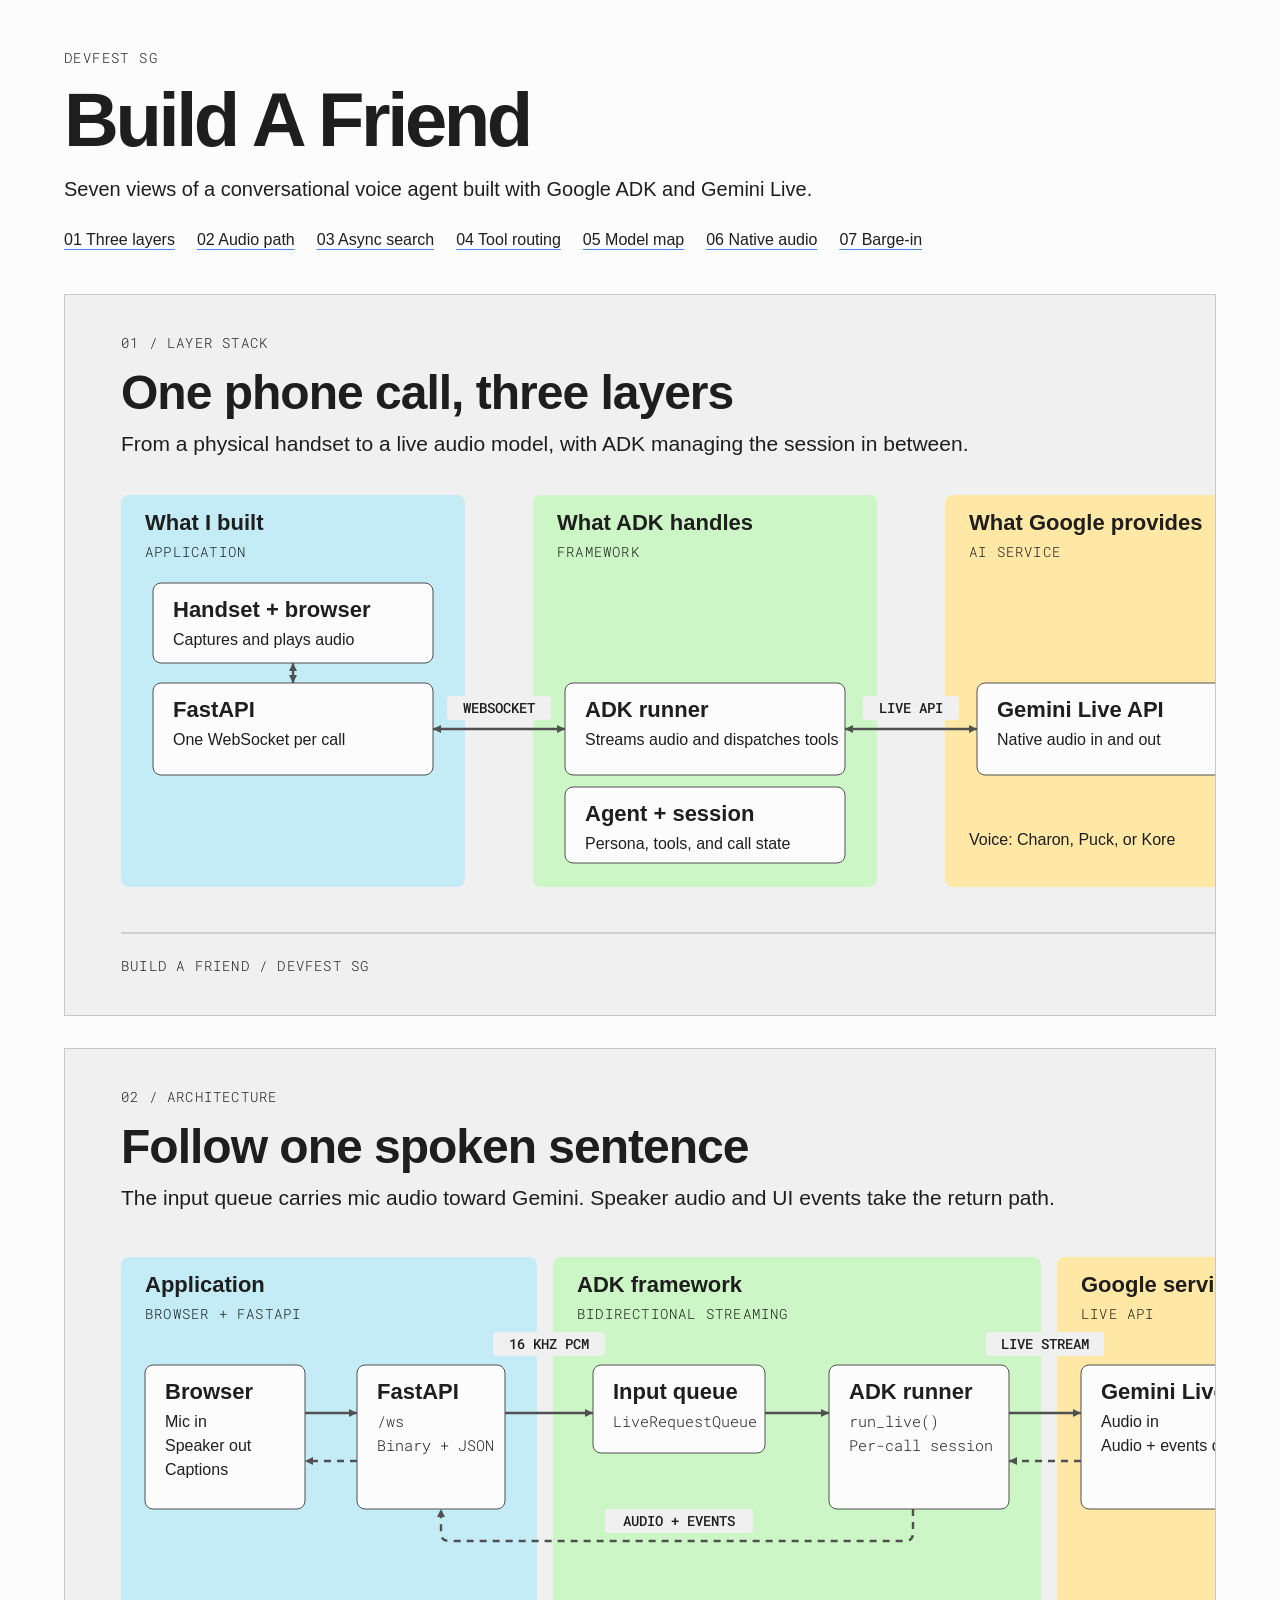
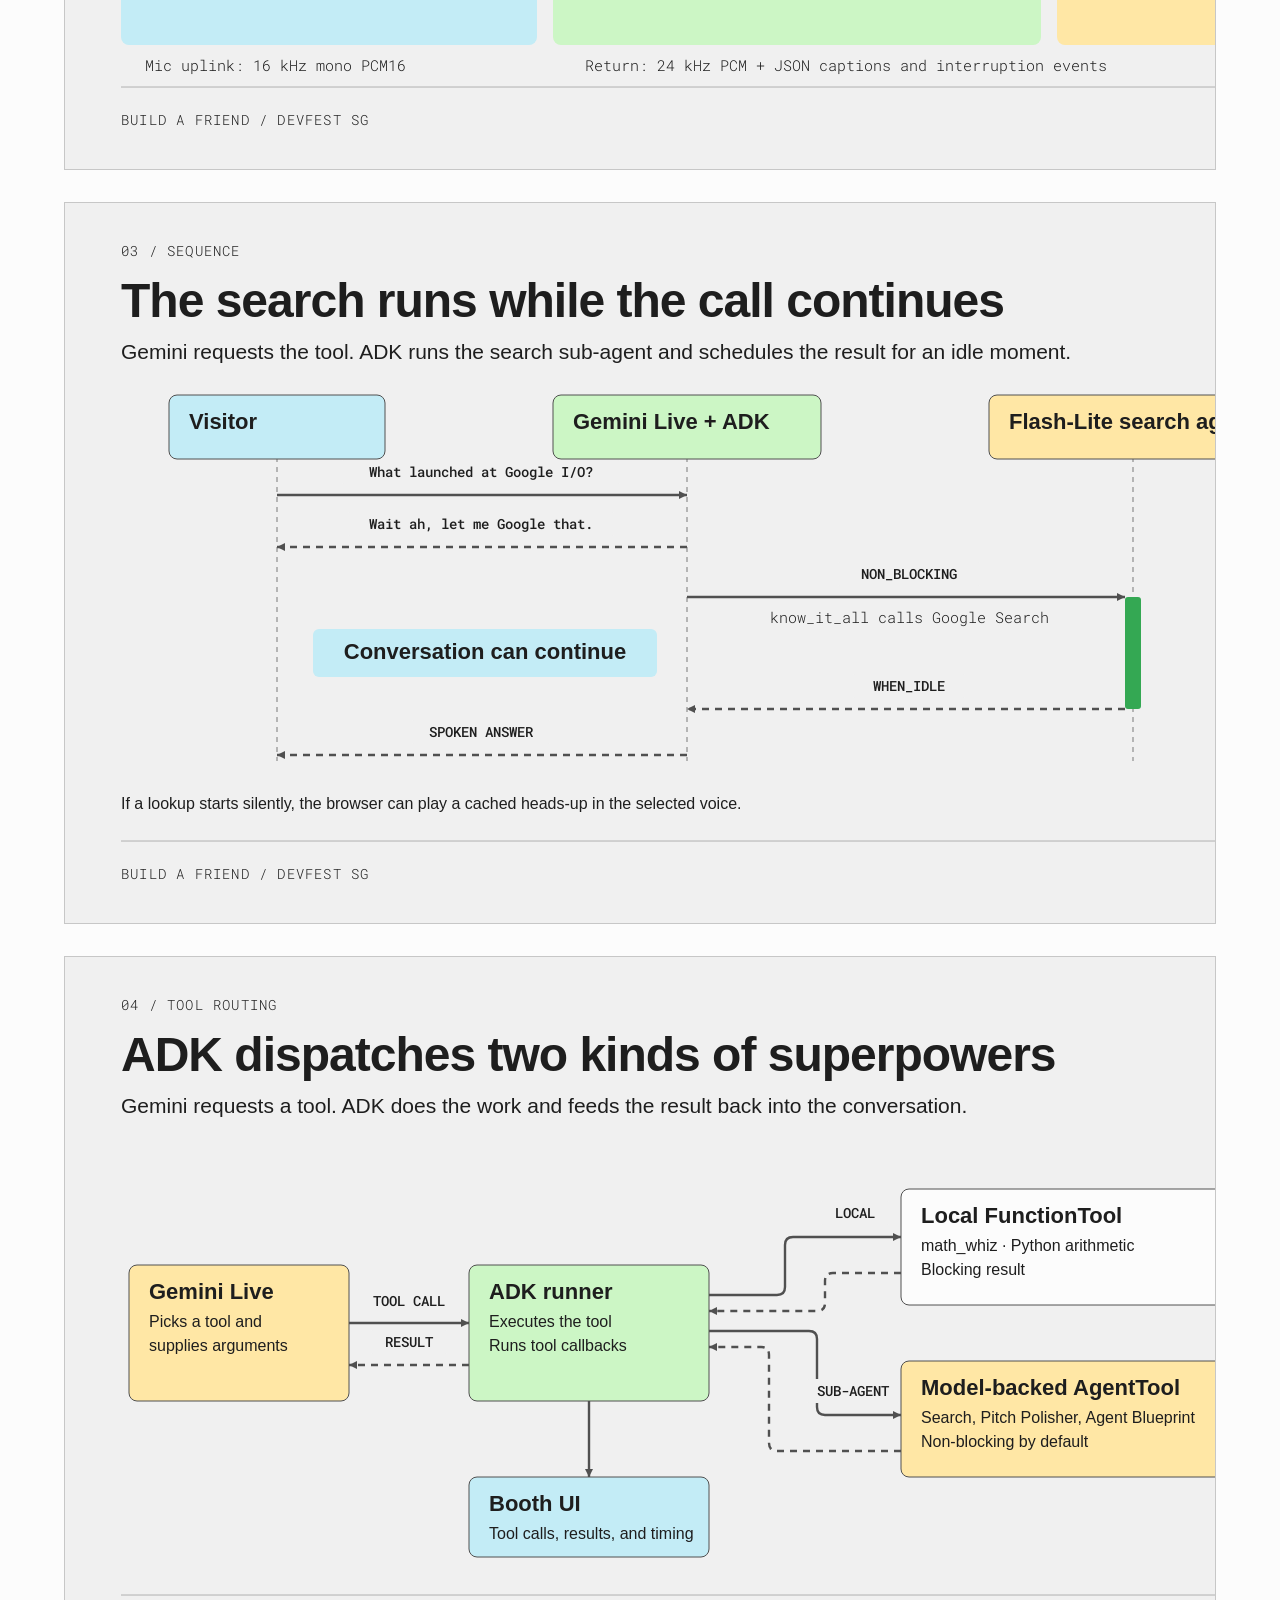
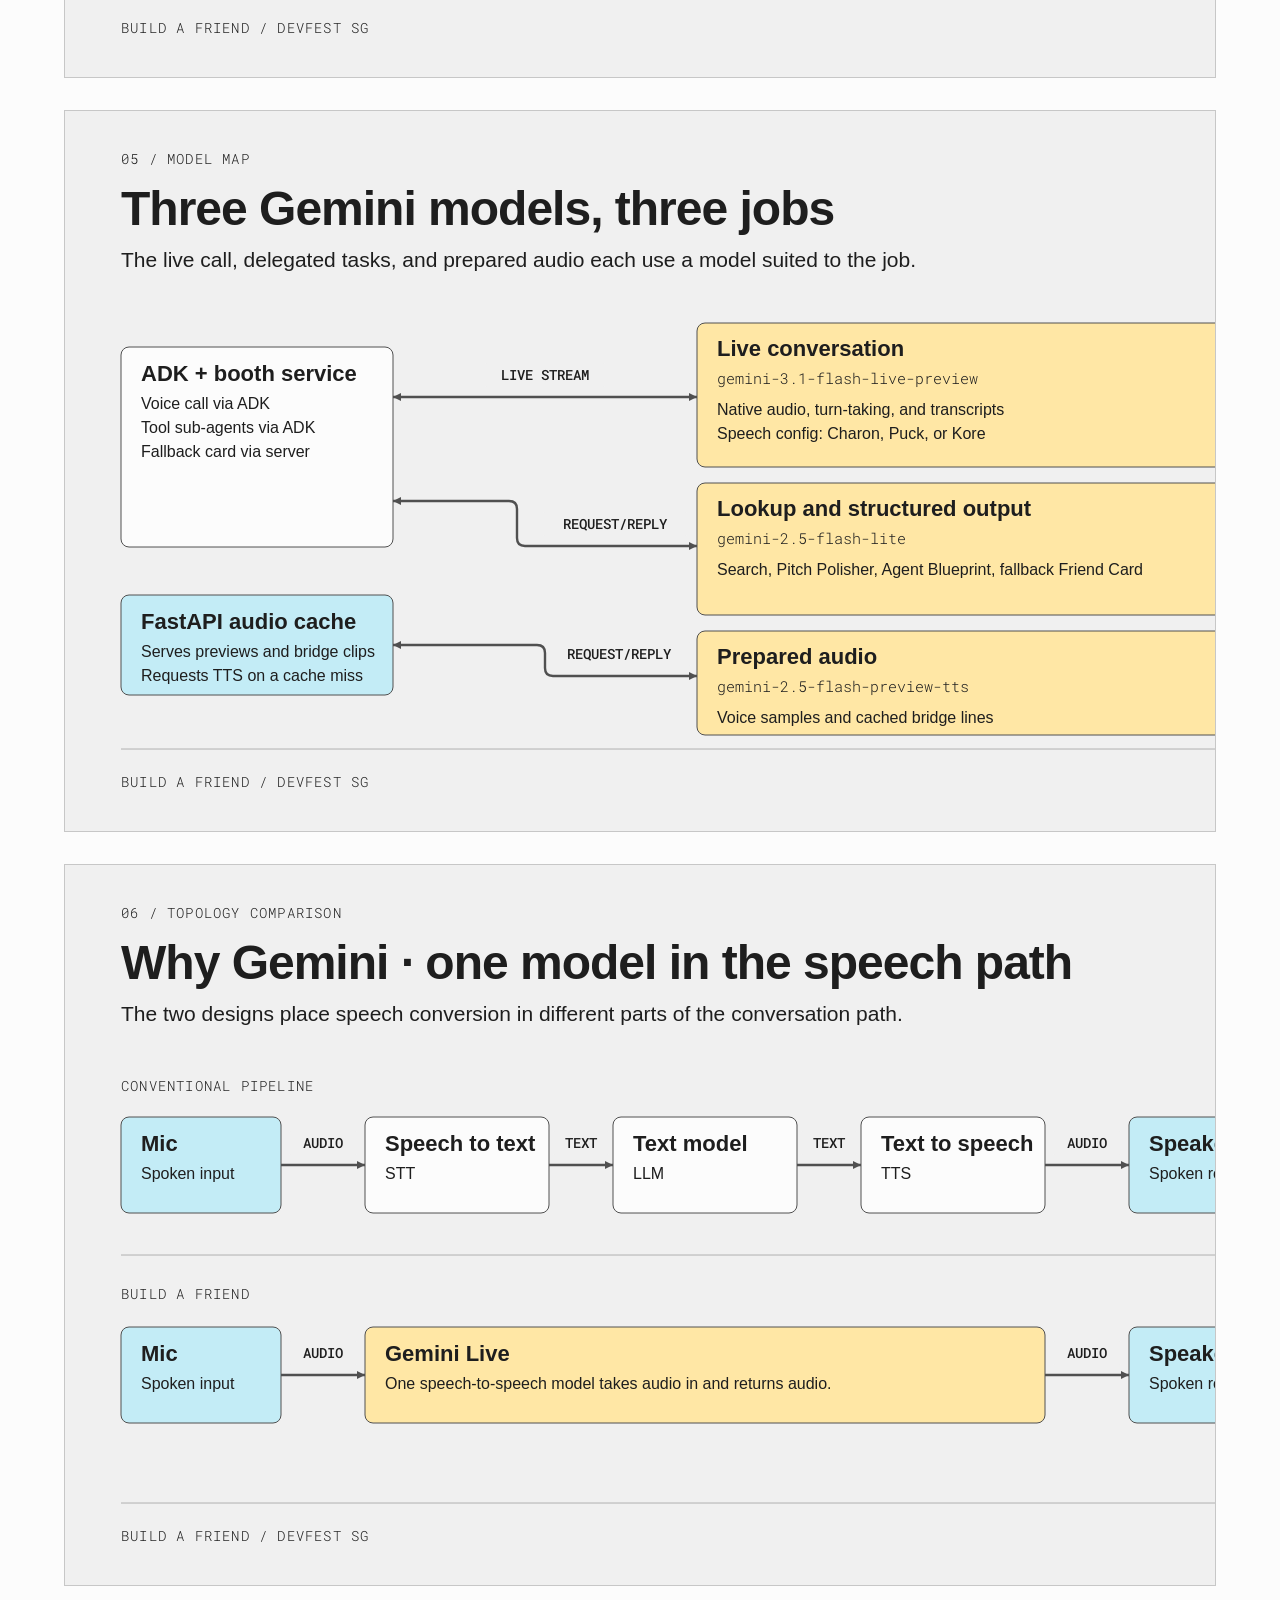
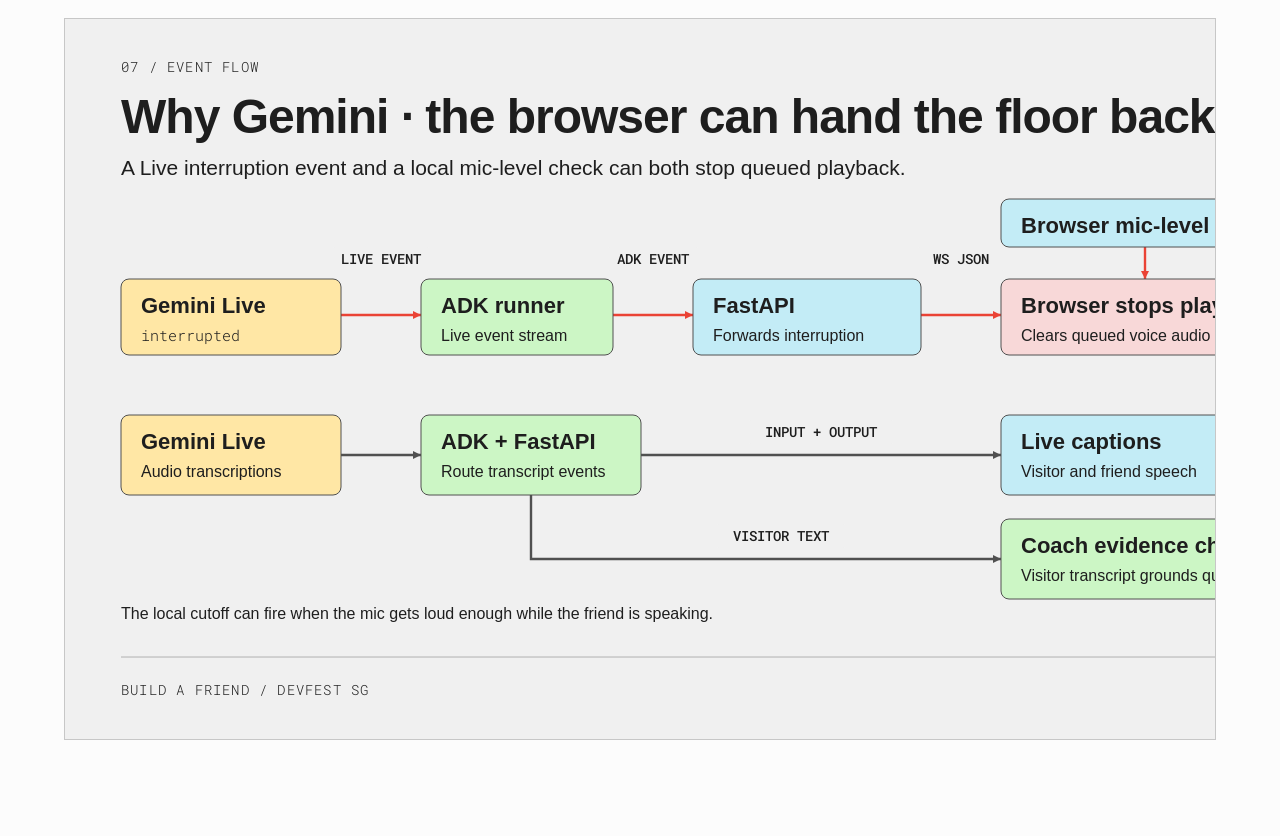
<file: docs/voice-agent-architecture.html>
<!doctype html>
<html lang="en">
<head>
<meta charset="utf-8">
<meta name="viewport" content="width=device-width, initial-scale=1">
<title>Build A Friend · Voice agent architecture</title>
<link rel="stylesheet" href="https://fonts.googleapis.com/css2?family=Google+Sans:wght@400;700&amp;family=Roboto+Mono:wght@300;500&amp;display=swap">
<style>
:root { color-scheme: light; font-family: 'Google Sans', Arial, sans-serif; background:#fcfcfc; color:#1e1e1e; }
* { box-sizing:border-box; }
body { margin:0; }
main { max-width:1440px; margin:auto; padding:48px clamp(20px, 5vw, 64px) 64px; }
header { max-width:70rem; margin-bottom:40px; }
.kicker { font:300 14px 'Roboto Mono', ui-monospace, monospace; letter-spacing:.10em; text-transform:uppercase; }
h1 { margin:.2em 0; font-size:clamp(42px, 7vw, 76px); line-height:1; letter-spacing:-.045em; }
header p { font-size:20px; line-height:1.5; margin:16px 0 22px; }
nav ol { display:flex; flex-wrap:wrap; gap:8px 22px; list-style:none; margin:0; padding:0; }
nav a { display:inline-block; padding:5px 0; color:#1e1e1e; text-decoration:underline; text-decoration-color:#4285f4; text-underline-offset:4px; }
a:focus-visible, .diagram-container:focus-visible { outline:3px solid #1e1e1e; outline-offset:4px; }
section { scroll-margin-top:16px; margin:0 0 32px; }
section:target .diagram-container { outline:2px solid #4285f4; outline-offset:3px; }
.diagram-container { min-width:0; width:100%; overflow-x:auto; border:1px solid #c7c7c7; }
svg { display:block; width:100%; min-width:1280px; height:auto; background:#f0f0f0; }
svg text { fill:#1e1e1e; font-family:'Google Sans', Arial, sans-serif; }
svg .title { font-size:48px; font-weight:700; letter-spacing:-1px; }
svg .subtitle { font-size:21px; font-weight:400; }
svg .node { font-size:22px; font-weight:700; }
svg .detail { font-size:16px; font-weight:400; }
svg .eyebrow, svg .wire, svg .code { font:300 14px 'Roboto Mono', ui-monospace, monospace; }
svg .eyebrow { letter-spacing:1.2px; }
svg .wire { font-weight:500; }
svg .code { font-size:15px; }
@page { size:A4 landscape; margin:10mm; }
@media print {
  html, body { background:white; }
  * { print-color-adjust:exact; -webkit-print-color-adjust:exact; }
  main { max-width:none; margin:0; padding:0; }
  header { display:none; }
  section { margin:0; break-inside:avoid; }
  section + section { break-before:page; }
  .diagram-container, section:target .diagram-container { border:0; outline:0; overflow:visible; }
  svg { min-width:0; width:100%; }
}
</style>
</head>
<body>
<main>
<header>
  <div class="kicker">DevFest SG</div>
  <h1>Build A Friend</h1>
  <p>Seven views of a conversational voice agent built with Google ADK and Gemini Live.</p>
  <nav aria-label="Architecture diagrams"><ol>
<li><a href="#three-layers">01 Three layers</a></li>
<li><a href="#audio-path">02 Audio path</a></li>
<li><a href="#nonblocking-search">03 Async search</a></li>
<li><a href="#tool-routing">04 Tool routing</a></li>
<li><a href="#model-map">05 Model map</a></li>
<li><a href="#native-audio">06 Native audio</a></li>
<li><a href="#barge-in">07 Barge-in</a></li>
  </ol></nav>
</header>
<section id="three-layers" aria-label="One phone call, three layers">
  <div class="diagram-container" role="region" aria-label="Scrollable diagram" tabindex="0">
    <svg xmlns="http://www.w3.org/2000/svg" viewBox="0 0 1280 720" role="img" aria-labelledby="three-layers-title three-layers-desc">
      <title id="three-layers-title">One phone call, three layers</title>
      <desc id="three-layers-desc">From a physical handset to a live audio model, with ADK managing the session in between.</desc>
      <defs><marker id="three-layers-arrow" viewBox="0 0 10 10" refX="10" refY="5" markerWidth="8" markerHeight="8" orient="auto-start-reverse" markerUnits="userSpaceOnUse"><path d="M 0 0 L 10 5 L 0 10 Z" fill="#505050"/></marker><marker id="three-layers-red" viewBox="0 0 10 10" refX="10" refY="5" markerWidth="8" markerHeight="8" orient="auto-start-reverse" markerUnits="userSpaceOnUse"><path d="M 0 0 L 10 5 L 0 10 Z" fill="#ea4335"/></marker></defs>
<rect x="0" y="0" width="1280" height="720" rx="0" fill="#f0f0f0" stroke="none"/>
<text x="56" y="53" class="eyebrow" text-anchor="start">01  /  LAYER STACK</text>
<text x="56" y="114" class="title" text-anchor="start">One phone call, three layers</text>
<text x="56" y="156" class="subtitle" text-anchor="start">From a physical handset to a live audio model, with ADK managing the session in between.</text>
<line x1="56" y1="638" x2="1224" y2="638" stroke="#b0b0b0" stroke-width="1"/>
<text x="56" y="676" class="eyebrow" text-anchor="start">BUILD A FRIEND  /  DEVFEST SG</text>
<text x="1224" y="676" class="eyebrow" text-anchor="end">01 / 07</text>
<rect x="56" y="200" width="344" height="392" rx="8" fill="#c3ecf6" stroke="none"/>
<text x="80" y="235" class="node" text-anchor="start">What I built</text>
<text x="80" y="262" class="eyebrow" text-anchor="start">APPLICATION</text>
<rect x="468" y="200" width="344" height="392" rx="8" fill="#ccf6c5" stroke="none"/>
<text x="492" y="235" class="node" text-anchor="start">What ADK handles</text>
<text x="492" y="262" class="eyebrow" text-anchor="start">FRAMEWORK</text>
<rect x="880" y="200" width="344" height="392" rx="8" fill="#ffe7a5" stroke="none"/>
<text x="904" y="235" class="node" text-anchor="start">What Google provides</text>
<text x="904" y="262" class="eyebrow" text-anchor="start">AI SERVICE</text>
<path d="M 228 368 V 388" fill="none" stroke="#505050" stroke-width="2.4" marker-start="url(#three-layers-arrow)" marker-end="url(#three-layers-arrow)"/>
<path d="M 368 434 H 500" fill="none" stroke="#505050" stroke-width="2.4" marker-start="url(#three-layers-arrow)" marker-end="url(#three-layers-arrow)"/>
<path d="M 780 434 H 912" fill="none" stroke="#505050" stroke-width="2.4" marker-start="url(#three-layers-arrow)" marker-end="url(#three-layers-arrow)"/>
<rect x="382.0" y="401" width="104" height="24" rx="3" fill="#f0f0f0" stroke="none"/>
<text x="434" y="418" class="wire" text-anchor="middle">WEBSOCKET</text>
<rect x="798.0" y="401" width="96" height="24" rx="3" fill="#f0f0f0" stroke="none"/>
<text x="846" y="418" class="wire" text-anchor="middle">LIVE API</text>
<rect x="88" y="288" width="280" height="80" rx="8" fill="#fcfcfc" stroke="#505050"/>
<text x="108" y="322" class="node" text-anchor="start">Handset + browser</text>
<text x="108" y="350" class="detail" text-anchor="start">Captures and plays audio</text>
<rect x="88" y="388" width="280" height="92" rx="8" fill="#fcfcfc" stroke="#505050"/>
<text x="108" y="422" class="node" text-anchor="start">FastAPI</text>
<text x="108" y="450" class="detail" text-anchor="start">One WebSocket per call</text>
<rect x="500" y="388" width="280" height="92" rx="8" fill="#fcfcfc" stroke="#505050"/>
<text x="520" y="422" class="node" text-anchor="start">ADK runner</text>
<text x="520" y="450" class="detail" text-anchor="start">Streams audio and dispatches tools</text>
<rect x="500" y="492" width="280" height="76" rx="8" fill="#fcfcfc" stroke="#505050"/>
<text x="520" y="526" class="node" text-anchor="start">Agent + session</text>
<text x="520" y="554" class="detail" text-anchor="start">Persona, tools, and call state</text>
<rect x="912" y="388" width="280" height="92" rx="8" fill="#fcfcfc" stroke="#505050"/>
<text x="932" y="422" class="node" text-anchor="start">Gemini Live API</text>
<text x="932" y="450" class="detail" text-anchor="start">Native audio in and out</text>
<text x="904" y="550" class="detail" text-anchor="start">Voice: Charon, Puck, or Kore</text>
    </svg>
  </div>
</section>
<section id="audio-path" aria-label="Follow one spoken sentence">
  <div class="diagram-container" role="region" aria-label="Scrollable diagram" tabindex="0">
    <svg xmlns="http://www.w3.org/2000/svg" viewBox="0 0 1280 720" role="img" aria-labelledby="audio-path-title audio-path-desc">
      <title id="audio-path-title">Follow one spoken sentence</title>
      <desc id="audio-path-desc">The input queue carries mic audio toward Gemini. Speaker audio and UI events take the return path.</desc>
      <defs><marker id="audio-path-arrow" viewBox="0 0 10 10" refX="10" refY="5" markerWidth="8" markerHeight="8" orient="auto-start-reverse" markerUnits="userSpaceOnUse"><path d="M 0 0 L 10 5 L 0 10 Z" fill="#505050"/></marker><marker id="audio-path-red" viewBox="0 0 10 10" refX="10" refY="5" markerWidth="8" markerHeight="8" orient="auto-start-reverse" markerUnits="userSpaceOnUse"><path d="M 0 0 L 10 5 L 0 10 Z" fill="#ea4335"/></marker></defs>
<rect x="0" y="0" width="1280" height="720" rx="0" fill="#f0f0f0" stroke="none"/>
<text x="56" y="53" class="eyebrow" text-anchor="start">02  /  ARCHITECTURE</text>
<text x="56" y="114" class="title" text-anchor="start">Follow one spoken sentence</text>
<text x="56" y="156" class="subtitle" text-anchor="start">The input queue carries mic audio toward Gemini. Speaker audio and UI events take the return path.</text>
<line x1="56" y1="638" x2="1224" y2="638" stroke="#b0b0b0" stroke-width="1"/>
<text x="56" y="676" class="eyebrow" text-anchor="start">BUILD A FRIEND  /  DEVFEST SG</text>
<text x="1224" y="676" class="eyebrow" text-anchor="end">02 / 07</text>
<rect x="56" y="208" width="416" height="388" rx="8" fill="#c3ecf6" stroke="none"/>
<text x="80" y="243" class="node" text-anchor="start">Application</text>
<text x="80" y="270" class="eyebrow" text-anchor="start">BROWSER + FASTAPI</text>
<rect x="488" y="208" width="488" height="388" rx="8" fill="#ccf6c5" stroke="none"/>
<text x="512" y="243" class="node" text-anchor="start">ADK framework</text>
<text x="512" y="270" class="eyebrow" text-anchor="start">BIDIRECTIONAL STREAMING</text>
<rect x="992" y="208" width="232" height="388" rx="8" fill="#ffe7a5" stroke="none"/>
<text x="1016" y="243" class="node" text-anchor="start">Google service</text>
<text x="1016" y="270" class="eyebrow" text-anchor="start">LIVE API</text>
<path d="M 240 364 H 292" fill="none" stroke="#505050" stroke-width="2.4" marker-end="url(#audio-path-arrow)"/>
<path d="M 440 364 H 528" fill="none" stroke="#505050" stroke-width="2.4" marker-end="url(#audio-path-arrow)"/>
<path d="M 700 364 H 764" fill="none" stroke="#505050" stroke-width="2.4" marker-end="url(#audio-path-arrow)"/>
<path d="M 944 364 H 1016" fill="none" stroke="#505050" stroke-width="2.4" marker-end="url(#audio-path-arrow)"/>
<path d="M 1016 412 H 944" fill="none" stroke="#505050" stroke-width="2.4" stroke-dasharray="7 6" marker-end="url(#audio-path-arrow)"/>
<path d="M 848 460 V 484 Q 848 492 840 492 H 384 Q 376 492 376 484 V 460" fill="none" stroke="#505050" stroke-width="2.4" stroke-dasharray="7 6" marker-end="url(#audio-path-arrow)"/>
<path d="M 292 412 H 240" fill="none" stroke="#505050" stroke-width="2.4" stroke-dasharray="7 6" marker-end="url(#audio-path-arrow)"/>
<rect x="428.0" y="283" width="112" height="24" rx="3" fill="#f0f0f0" stroke="none"/>
<text x="484" y="300" class="wire" text-anchor="middle">16 KHZ PCM</text>
<rect x="921.0" y="283" width="118" height="24" rx="3" fill="#f0f0f0" stroke="none"/>
<text x="980" y="300" class="wire" text-anchor="middle">LIVE STREAM</text>
<rect x="540.0" y="460" width="148" height="24" rx="3" fill="#f0f0f0" stroke="none"/>
<text x="614" y="477" class="wire" text-anchor="middle">AUDIO + EVENTS</text>
<rect x="80" y="316" width="160" height="144" rx="8" fill="#fcfcfc" stroke="#505050"/>
<text x="100" y="350" class="node" text-anchor="start">Browser</text>
<text x="100" y="378" class="detail" text-anchor="start">Mic in</text>
<text x="100" y="402" class="detail" text-anchor="start">Speaker out</text>
<text x="100" y="426" class="detail" text-anchor="start">Captions</text>
<rect x="292" y="316" width="148" height="144" rx="8" fill="#fcfcfc" stroke="#505050"/>
<text x="312" y="350" class="node" text-anchor="start">FastAPI</text>
<text x="312" y="378" class="code" text-anchor="start">/ws</text>
<text x="312" y="402" class="code" text-anchor="start">Binary + JSON</text>
<rect x="528" y="316" width="172" height="88" rx="8" fill="#fcfcfc" stroke="#505050"/>
<text x="548" y="350" class="node" text-anchor="start">Input queue</text>
<text x="548" y="378" class="code" text-anchor="start">LiveRequestQueue</text>
<rect x="764" y="316" width="180" height="144" rx="8" fill="#fcfcfc" stroke="#505050"/>
<text x="784" y="350" class="node" text-anchor="start">ADK runner</text>
<text x="784" y="378" class="code" text-anchor="start">run_live()</text>
<text x="784" y="402" class="code" text-anchor="start">Per-call session</text>
<rect x="1016" y="316" width="184" height="144" rx="8" fill="#fcfcfc" stroke="#505050"/>
<text x="1036" y="350" class="node" text-anchor="start">Gemini Live</text>
<text x="1036" y="378" class="detail" text-anchor="start">Audio in</text>
<text x="1036" y="402" class="detail" text-anchor="start">Audio + events out</text>
<text x="80" y="622" class="code" text-anchor="start">Mic uplink: 16 kHz mono PCM16</text>
<text x="520" y="622" class="code" text-anchor="start">Return: 24 kHz PCM + JSON captions and interruption events</text>
    </svg>
  </div>
</section>
<section id="nonblocking-search" aria-label="The search runs while the call continues">
  <div class="diagram-container" role="region" aria-label="Scrollable diagram" tabindex="0">
    <svg xmlns="http://www.w3.org/2000/svg" viewBox="0 0 1280 720" role="img" aria-labelledby="nonblocking-search-title nonblocking-search-desc">
      <title id="nonblocking-search-title">The search runs while the call continues</title>
      <desc id="nonblocking-search-desc">Gemini requests the tool. ADK runs the search sub-agent and schedules the result for an idle moment.</desc>
      <defs><marker id="nonblocking-search-arrow" viewBox="0 0 10 10" refX="10" refY="5" markerWidth="8" markerHeight="8" orient="auto-start-reverse" markerUnits="userSpaceOnUse"><path d="M 0 0 L 10 5 L 0 10 Z" fill="#505050"/></marker><marker id="nonblocking-search-red" viewBox="0 0 10 10" refX="10" refY="5" markerWidth="8" markerHeight="8" orient="auto-start-reverse" markerUnits="userSpaceOnUse"><path d="M 0 0 L 10 5 L 0 10 Z" fill="#ea4335"/></marker></defs>
<rect x="0" y="0" width="1280" height="720" rx="0" fill="#f0f0f0" stroke="none"/>
<text x="56" y="53" class="eyebrow" text-anchor="start">03  /  SEQUENCE</text>
<text x="56" y="114" class="title" text-anchor="start">The search runs while the call continues</text>
<text x="56" y="156" class="subtitle" text-anchor="start">Gemini requests the tool. ADK runs the search sub-agent and schedules the result for an idle moment.</text>
<line x1="56" y1="638" x2="1224" y2="638" stroke="#b0b0b0" stroke-width="1"/>
<text x="56" y="676" class="eyebrow" text-anchor="start">BUILD A FRIEND  /  DEVFEST SG</text>
<text x="1224" y="676" class="eyebrow" text-anchor="end">03 / 07</text>
<line x1="212" y1="254" x2="212" y2="558" stroke="#8d8d8d" stroke-width="1.2" stroke-dasharray="5 5"/>
<line x1="622" y1="254" x2="622" y2="558" stroke="#8d8d8d" stroke-width="1.2" stroke-dasharray="5 5"/>
<line x1="1068" y1="254" x2="1068" y2="558" stroke="#8d8d8d" stroke-width="1.2" stroke-dasharray="5 5"/>
<rect x="248" y="426" width="344" height="48" rx="6" fill="#c3ecf6" stroke="none"/>
<text x="420" y="456" class="node" text-anchor="middle">Conversation can continue</text>
<rect x="1060" y="394" width="16" height="112" rx="3" fill="#34a853" stroke="none"/>
<path d="M 212 292 H 622" fill="none" stroke="#505050" stroke-width="2.4" marker-end="url(#nonblocking-search-arrow)"/>
<path d="M 622 344 H 212" fill="none" stroke="#505050" stroke-width="2.4" stroke-dasharray="7 6" marker-end="url(#nonblocking-search-arrow)"/>
<path d="M 622 394 H 1060" fill="none" stroke="#505050" stroke-width="2.4" marker-end="url(#nonblocking-search-arrow)"/>
<path d="M 1060 506 H 622" fill="none" stroke="#505050" stroke-width="2.4" stroke-dasharray="7 6" marker-end="url(#nonblocking-search-arrow)"/>
<path d="M 622 552 H 212" fill="none" stroke="#505050" stroke-width="2.4" stroke-dasharray="7 6" marker-end="url(#nonblocking-search-arrow)"/>
<rect x="277.0" y="257" width="278" height="24" rx="3" fill="#f0f0f0" stroke="none"/>
<text x="416" y="274" class="wire" text-anchor="middle">What launched at Google I/O?</text>
<rect x="283.0" y="309" width="266" height="24" rx="3" fill="#f0f0f0" stroke="none"/>
<text x="416" y="326" class="wire" text-anchor="middle">Wait ah, let me Google that.</text>
<rect x="773.0" y="359" width="142" height="24" rx="3" fill="#f0f0f0" stroke="none"/>
<text x="844" y="376" class="wire" text-anchor="middle">NON_BLOCKING</text>
<rect x="788.0" y="471" width="112" height="24" rx="3" fill="#f0f0f0" stroke="none"/>
<text x="844" y="488" class="wire" text-anchor="middle">WHEN_IDLE</text>
<rect x="347.0" y="517" width="138" height="24" rx="3" fill="#f0f0f0" stroke="none"/>
<text x="416" y="534" class="wire" text-anchor="middle">SPOKEN ANSWER</text>
<rect x="104" y="192" width="216" height="64" rx="8" fill="#c3ecf6" stroke="#505050"/>
<text x="124" y="226" class="node" text-anchor="start">Visitor</text>
<rect x="488" y="192" width="268" height="64" rx="8" fill="#ccf6c5" stroke="#505050"/>
<text x="508" y="226" class="node" text-anchor="start">Gemini Live + ADK</text>
<rect x="924" y="192" width="288" height="64" rx="8" fill="#ffe7a5" stroke="#505050"/>
<text x="944" y="226" class="node" text-anchor="start">Flash-Lite search agent</text>
<text x="844" y="420" class="code" text-anchor="middle">know_it_all calls Google Search</text>
<text x="56" y="606" class="detail" text-anchor="start">If a lookup starts silently, the browser can play a cached heads-up in the selected voice.</text>
    </svg>
  </div>
</section>
<section id="tool-routing" aria-label="ADK dispatches two kinds of superpowers">
  <div class="diagram-container" role="region" aria-label="Scrollable diagram" tabindex="0">
    <svg xmlns="http://www.w3.org/2000/svg" viewBox="0 0 1280 720" role="img" aria-labelledby="tool-routing-title tool-routing-desc">
      <title id="tool-routing-title">ADK dispatches two kinds of superpowers</title>
      <desc id="tool-routing-desc">Gemini requests a tool. ADK does the work and feeds the result back into the conversation.</desc>
      <defs><marker id="tool-routing-arrow" viewBox="0 0 10 10" refX="10" refY="5" markerWidth="8" markerHeight="8" orient="auto-start-reverse" markerUnits="userSpaceOnUse"><path d="M 0 0 L 10 5 L 0 10 Z" fill="#505050"/></marker><marker id="tool-routing-red" viewBox="0 0 10 10" refX="10" refY="5" markerWidth="8" markerHeight="8" orient="auto-start-reverse" markerUnits="userSpaceOnUse"><path d="M 0 0 L 10 5 L 0 10 Z" fill="#ea4335"/></marker></defs>
<rect x="0" y="0" width="1280" height="720" rx="0" fill="#f0f0f0" stroke="none"/>
<text x="56" y="53" class="eyebrow" text-anchor="start">04  /  TOOL ROUTING</text>
<text x="56" y="114" class="title" text-anchor="start">ADK dispatches two kinds of superpowers</text>
<text x="56" y="156" class="subtitle" text-anchor="start">Gemini requests a tool. ADK does the work and feeds the result back into the conversation.</text>
<line x1="56" y1="638" x2="1224" y2="638" stroke="#b0b0b0" stroke-width="1"/>
<text x="56" y="676" class="eyebrow" text-anchor="start">BUILD A FRIEND  /  DEVFEST SG</text>
<text x="1224" y="676" class="eyebrow" text-anchor="end">04 / 07</text>
<path d="M 284 366 H 404" fill="none" stroke="#505050" stroke-width="2.4" marker-end="url(#tool-routing-arrow)"/>
<path d="M 644 338 H 712 Q 720 338 720 330 V 288 Q 720 280 728 280 H 836" fill="none" stroke="#505050" stroke-width="2.4" marker-end="url(#tool-routing-arrow)"/>
<path d="M 644 374 H 744 Q 752 374 752 382 V 450 Q 752 458 760 458 H 836" fill="none" stroke="#505050" stroke-width="2.4" marker-end="url(#tool-routing-arrow)"/>
<path d="M 836 316 H 768 Q 760 316 760 324 V 346 Q 760 354 752 354 H 644" fill="none" stroke="#505050" stroke-width="2.4" stroke-dasharray="7 6" marker-end="url(#tool-routing-arrow)"/>
<path d="M 836 494 H 712 Q 704 494 704 486 V 398 Q 704 390 696 390 H 644" fill="none" stroke="#505050" stroke-width="2.4" stroke-dasharray="7 6" marker-end="url(#tool-routing-arrow)"/>
<path d="M 404 408 H 284" fill="none" stroke="#505050" stroke-width="2.4" stroke-dasharray="7 6" marker-end="url(#tool-routing-arrow)"/>
<path d="M 524 444 V 520" fill="none" stroke="#505050" stroke-width="2.4" marker-end="url(#tool-routing-arrow)"/>
<rect x="292.0" y="332" width="104" height="24" rx="3" fill="#f0f0f0" stroke="none"/>
<text x="344" y="349" class="wire" text-anchor="middle">TOOL CALL</text>
<rect x="306.0" y="373" width="76" height="24" rx="3" fill="#f0f0f0" stroke="none"/>
<text x="344" y="390" class="wire" text-anchor="middle">RESULT</text>
<rect x="756.0" y="244" width="68" height="24" rx="3" fill="#f0f0f0" stroke="none"/>
<text x="790" y="261" class="wire" text-anchor="middle">LOCAL</text>
<rect x="742.0" y="422" width="92" height="24" rx="3" fill="#f0f0f0" stroke="none"/>
<text x="788" y="439" class="wire" text-anchor="middle">SUB-AGENT</text>
<rect x="64" y="308" width="220" height="136" rx="8" fill="#ffe7a5" stroke="#505050"/>
<text x="84" y="342" class="node" text-anchor="start">Gemini Live</text>
<text x="84" y="370" class="detail" text-anchor="start">Picks a tool and</text>
<text x="84" y="394" class="detail" text-anchor="start">supplies arguments</text>
<rect x="404" y="308" width="240" height="136" rx="8" fill="#ccf6c5" stroke="#505050"/>
<text x="424" y="342" class="node" text-anchor="start">ADK runner</text>
<text x="424" y="370" class="detail" text-anchor="start">Executes the tool</text>
<text x="424" y="394" class="detail" text-anchor="start">Runs tool callbacks</text>
<rect x="836" y="232" width="376" height="116" rx="8" fill="#fcfcfc" stroke="#505050"/>
<text x="856" y="266" class="node" text-anchor="start">Local FunctionTool</text>
<text x="856" y="294" class="detail" text-anchor="start">math_whiz · Python arithmetic</text>
<text x="856" y="318" class="detail" text-anchor="start">Blocking result</text>
<rect x="836" y="404" width="376" height="116" rx="8" fill="#ffe7a5" stroke="#505050"/>
<text x="856" y="438" class="node" text-anchor="start">Model-backed AgentTool</text>
<text x="856" y="466" class="detail" text-anchor="start">Search, Pitch Polisher, Agent Blueprint</text>
<text x="856" y="490" class="detail" text-anchor="start">Non-blocking by default</text>
<rect x="404" y="520" width="240" height="80" rx="8" fill="#c3ecf6" stroke="#505050"/>
<text x="424" y="554" class="node" text-anchor="start">Booth UI</text>
<text x="424" y="582" class="detail" text-anchor="start">Tool calls, results, and timing</text>
    </svg>
  </div>
</section>
<section id="model-map" aria-label="Three Gemini models, three jobs">
  <div class="diagram-container" role="region" aria-label="Scrollable diagram" tabindex="0">
    <svg xmlns="http://www.w3.org/2000/svg" viewBox="0 0 1280 720" role="img" aria-labelledby="model-map-title model-map-desc">
      <title id="model-map-title">Three Gemini models, three jobs</title>
      <desc id="model-map-desc">The live call, delegated tasks, and prepared audio each use a model suited to the job.</desc>
      <defs><marker id="model-map-arrow" viewBox="0 0 10 10" refX="10" refY="5" markerWidth="8" markerHeight="8" orient="auto-start-reverse" markerUnits="userSpaceOnUse"><path d="M 0 0 L 10 5 L 0 10 Z" fill="#505050"/></marker><marker id="model-map-red" viewBox="0 0 10 10" refX="10" refY="5" markerWidth="8" markerHeight="8" orient="auto-start-reverse" markerUnits="userSpaceOnUse"><path d="M 0 0 L 10 5 L 0 10 Z" fill="#ea4335"/></marker></defs>
<rect x="0" y="0" width="1280" height="720" rx="0" fill="#f0f0f0" stroke="none"/>
<text x="56" y="53" class="eyebrow" text-anchor="start">05  /  MODEL MAP</text>
<text x="56" y="114" class="title" text-anchor="start">Three Gemini models, three jobs</text>
<text x="56" y="156" class="subtitle" text-anchor="start">The live call, delegated tasks, and prepared audio each use a model suited to the job.</text>
<line x1="56" y1="638" x2="1224" y2="638" stroke="#b0b0b0" stroke-width="1"/>
<text x="56" y="676" class="eyebrow" text-anchor="start">BUILD A FRIEND  /  DEVFEST SG</text>
<text x="1224" y="676" class="eyebrow" text-anchor="end">05 / 07</text>
<path d="M 328 286 H 632" fill="none" stroke="#505050" stroke-width="2.4" marker-start="url(#model-map-arrow)" marker-end="url(#model-map-arrow)"/>
<path d="M 328 390 H 444 Q 452 390 452 398 V 427 Q 452 435 460 435 H 632" fill="none" stroke="#505050" stroke-width="2.4" marker-start="url(#model-map-arrow)" marker-end="url(#model-map-arrow)"/>
<path d="M 328 534 H 472 Q 480 534 480 542 V 557 Q 480 565 488 565 H 632" fill="none" stroke="#505050" stroke-width="2.4" marker-start="url(#model-map-arrow)" marker-end="url(#model-map-arrow)"/>
<rect x="420.0" y="252" width="120" height="24" rx="3" fill="#f0f0f0" stroke="none"/>
<text x="480" y="269" class="wire" text-anchor="middle">LIVE STREAM</text>
<rect x="478.0" y="401" width="144" height="24" rx="3" fill="#f0f0f0" stroke="none"/>
<text x="550" y="418" class="wire" text-anchor="middle">REQUEST/REPLY</text>
<rect x="482.0" y="531" width="144" height="24" rx="3" fill="#f0f0f0" stroke="none"/>
<text x="554" y="548" class="wire" text-anchor="middle">REQUEST/REPLY</text>
<rect x="56" y="236" width="272" height="200" rx="8" fill="#fcfcfc" stroke="#505050"/>
<text x="76" y="270" class="node" text-anchor="start">ADK + booth service</text>
<text x="76" y="298" class="detail" text-anchor="start">Voice call via ADK</text>
<text x="76" y="322" class="detail" text-anchor="start">Tool sub-agents via ADK</text>
<text x="76" y="346" class="detail" text-anchor="start">Fallback card via server</text>
<rect x="56" y="484" width="272" height="100" rx="8" fill="#c3ecf6" stroke="#505050"/>
<text x="76" y="518" class="node" text-anchor="start">FastAPI audio cache</text>
<text x="76" y="546" class="detail" text-anchor="start">Serves previews and bridge clips</text>
<text x="76" y="570" class="detail" text-anchor="start">Requests TTS on a cache miss</text>
<rect x="632" y="212" width="592" height="144" rx="8" fill="#ffe7a5" stroke="#505050"/>
<text x="652" y="245" class="node" text-anchor="start">Live conversation</text>
<text x="652" y="273" class="code" text-anchor="start">gemini-3.1-flash-live-preview</text>
<text x="652" y="304" class="detail" text-anchor="start">Native audio, turn-taking, and transcripts</text>
<text x="652" y="328" class="detail" text-anchor="start">Speech config: Charon, Puck, or Kore</text>
<rect x="632" y="372" width="592" height="132" rx="8" fill="#ffe7a5" stroke="#505050"/>
<text x="652" y="405" class="node" text-anchor="start">Lookup and structured output</text>
<text x="652" y="433" class="code" text-anchor="start">gemini-2.5-flash-lite</text>
<text x="652" y="464" class="detail" text-anchor="start">Search, Pitch Polisher, Agent Blueprint, fallback Friend Card</text>
<rect x="632" y="520" width="592" height="104" rx="8" fill="#ffe7a5" stroke="#505050"/>
<text x="652" y="553" class="node" text-anchor="start">Prepared audio</text>
<text x="652" y="581" class="code" text-anchor="start">gemini-2.5-flash-preview-tts</text>
<text x="652" y="612" class="detail" text-anchor="start">Voice samples and cached bridge lines</text>
    </svg>
  </div>
</section>
<section id="native-audio" aria-label="Why Gemini · one model in the speech path">
  <div class="diagram-container" role="region" aria-label="Scrollable diagram" tabindex="0">
    <svg xmlns="http://www.w3.org/2000/svg" viewBox="0 0 1280 720" role="img" aria-labelledby="native-audio-title native-audio-desc">
      <title id="native-audio-title">Why Gemini · one model in the speech path</title>
      <desc id="native-audio-desc">The two designs place speech conversion in different parts of the conversation path.</desc>
      <defs><marker id="native-audio-arrow" viewBox="0 0 10 10" refX="10" refY="5" markerWidth="8" markerHeight="8" orient="auto-start-reverse" markerUnits="userSpaceOnUse"><path d="M 0 0 L 10 5 L 0 10 Z" fill="#505050"/></marker><marker id="native-audio-red" viewBox="0 0 10 10" refX="10" refY="5" markerWidth="8" markerHeight="8" orient="auto-start-reverse" markerUnits="userSpaceOnUse"><path d="M 0 0 L 10 5 L 0 10 Z" fill="#ea4335"/></marker></defs>
<rect x="0" y="0" width="1280" height="720" rx="0" fill="#f0f0f0" stroke="none"/>
<text x="56" y="53" class="eyebrow" text-anchor="start">06  /  TOPOLOGY COMPARISON</text>
<text x="56" y="114" class="title" text-anchor="start">Why Gemini · one model in the speech path</text>
<text x="56" y="156" class="subtitle" text-anchor="start">The two designs place speech conversion in different parts of the conversation path.</text>
<line x1="56" y1="638" x2="1224" y2="638" stroke="#b0b0b0" stroke-width="1"/>
<text x="56" y="676" class="eyebrow" text-anchor="start">BUILD A FRIEND  /  DEVFEST SG</text>
<text x="1224" y="676" class="eyebrow" text-anchor="end">06 / 07</text>
<text x="56" y="226" class="eyebrow" text-anchor="start">CONVENTIONAL PIPELINE</text>
<text x="56" y="434" class="eyebrow" text-anchor="start">BUILD A FRIEND</text>
<line x1="56" y1="390" x2="1224" y2="390" stroke="#b0b0b0" stroke-width="1"/>
<path d="M 216 300 H 300" fill="none" stroke="#505050" stroke-width="2.4" marker-end="url(#native-audio-arrow)"/>
<path d="M 484 300 H 548" fill="none" stroke="#505050" stroke-width="2.4" marker-end="url(#native-audio-arrow)"/>
<path d="M 732 300 H 796" fill="none" stroke="#505050" stroke-width="2.4" marker-end="url(#native-audio-arrow)"/>
<path d="M 980 300 H 1064" fill="none" stroke="#505050" stroke-width="2.4" marker-end="url(#native-audio-arrow)"/>
<path d="M 216 510 H 300" fill="none" stroke="#505050" stroke-width="2.4" marker-end="url(#native-audio-arrow)"/>
<path d="M 980 510 H 1064" fill="none" stroke="#505050" stroke-width="2.4" marker-end="url(#native-audio-arrow)"/>
<rect x="224.0" y="266" width="68" height="24" rx="3" fill="#f0f0f0" stroke="none"/>
<text x="258" y="283" class="wire" text-anchor="middle">AUDIO</text>
<rect x="224.0" y="476" width="68" height="24" rx="3" fill="#f0f0f0" stroke="none"/>
<text x="258" y="493" class="wire" text-anchor="middle">AUDIO</text>
<rect x="988.0" y="266" width="68" height="24" rx="3" fill="#f0f0f0" stroke="none"/>
<text x="1022" y="283" class="wire" text-anchor="middle">AUDIO</text>
<rect x="988.0" y="476" width="68" height="24" rx="3" fill="#f0f0f0" stroke="none"/>
<text x="1022" y="493" class="wire" text-anchor="middle">AUDIO</text>
<rect x="488.0" y="266" width="56" height="24" rx="3" fill="#f0f0f0" stroke="none"/>
<text x="516" y="283" class="wire" text-anchor="middle">TEXT</text>
<rect x="736.0" y="266" width="56" height="24" rx="3" fill="#f0f0f0" stroke="none"/>
<text x="764" y="283" class="wire" text-anchor="middle">TEXT</text>
<rect x="56" y="252" width="160" height="96" rx="8" fill="#c3ecf6" stroke="#505050"/>
<text x="76" y="286" class="node" text-anchor="start">Mic</text>
<text x="76" y="314" class="detail" text-anchor="start">Spoken input</text>
<rect x="1064" y="252" width="160" height="96" rx="8" fill="#c3ecf6" stroke="#505050"/>
<text x="1084" y="286" class="node" text-anchor="start">Speaker</text>
<text x="1084" y="314" class="detail" text-anchor="start">Spoken reply</text>
<rect x="56" y="462" width="160" height="96" rx="8" fill="#c3ecf6" stroke="#505050"/>
<text x="76" y="496" class="node" text-anchor="start">Mic</text>
<text x="76" y="524" class="detail" text-anchor="start">Spoken input</text>
<rect x="1064" y="462" width="160" height="96" rx="8" fill="#c3ecf6" stroke="#505050"/>
<text x="1084" y="496" class="node" text-anchor="start">Speaker</text>
<text x="1084" y="524" class="detail" text-anchor="start">Spoken reply</text>
<rect x="300" y="252" width="184" height="96" rx="8" fill="#fcfcfc" stroke="#505050"/>
<text x="320" y="286" class="node" text-anchor="start">Speech to text</text>
<text x="320" y="314" class="detail" text-anchor="start">STT</text>
<rect x="548" y="252" width="184" height="96" rx="8" fill="#fcfcfc" stroke="#505050"/>
<text x="568" y="286" class="node" text-anchor="start">Text model</text>
<text x="568" y="314" class="detail" text-anchor="start">LLM</text>
<rect x="796" y="252" width="184" height="96" rx="8" fill="#fcfcfc" stroke="#505050"/>
<text x="816" y="286" class="node" text-anchor="start">Text to speech</text>
<text x="816" y="314" class="detail" text-anchor="start">TTS</text>
<rect x="300" y="462" width="680" height="96" rx="8" fill="#ffe7a5" stroke="#505050"/>
<text x="320" y="496" class="node" text-anchor="start">Gemini Live</text>
<text x="320" y="524" class="detail" text-anchor="start">One speech-to-speech model takes audio in and returns audio.</text>
    </svg>
  </div>
</section>
<section id="barge-in" aria-label="Why Gemini · the browser can hand the floor back">
  <div class="diagram-container" role="region" aria-label="Scrollable diagram" tabindex="0">
    <svg xmlns="http://www.w3.org/2000/svg" viewBox="0 0 1280 720" role="img" aria-labelledby="barge-in-title barge-in-desc">
      <title id="barge-in-title">Why Gemini · the browser can hand the floor back</title>
      <desc id="barge-in-desc">A Live interruption event and a local mic-level check can both stop queued playback.</desc>
      <defs><marker id="barge-in-arrow" viewBox="0 0 10 10" refX="10" refY="5" markerWidth="8" markerHeight="8" orient="auto-start-reverse" markerUnits="userSpaceOnUse"><path d="M 0 0 L 10 5 L 0 10 Z" fill="#505050"/></marker><marker id="barge-in-red" viewBox="0 0 10 10" refX="10" refY="5" markerWidth="8" markerHeight="8" orient="auto-start-reverse" markerUnits="userSpaceOnUse"><path d="M 0 0 L 10 5 L 0 10 Z" fill="#ea4335"/></marker></defs>
<rect x="0" y="0" width="1280" height="720" rx="0" fill="#f0f0f0" stroke="none"/>
<text x="56" y="53" class="eyebrow" text-anchor="start">07  /  EVENT FLOW</text>
<text x="56" y="114" class="title" text-anchor="start">Why Gemini · the browser can hand the floor back</text>
<text x="56" y="156" class="subtitle" text-anchor="start">A Live interruption event and a local mic-level check can both stop queued playback.</text>
<line x1="56" y1="638" x2="1224" y2="638" stroke="#b0b0b0" stroke-width="1"/>
<text x="56" y="676" class="eyebrow" text-anchor="start">BUILD A FRIEND  /  DEVFEST SG</text>
<text x="1224" y="676" class="eyebrow" text-anchor="end">07 / 07</text>
<path d="M 276 296 H 356" fill="none" stroke="#ea4335" stroke-width="2.4" marker-end="url(#barge-in-red)"/>
<path d="M 548 296 H 628" fill="none" stroke="#ea4335" stroke-width="2.4" marker-end="url(#barge-in-red)"/>
<path d="M 856 296 H 936" fill="none" stroke="#ea4335" stroke-width="2.4" marker-end="url(#barge-in-red)"/>
<path d="M 1080 228 V 260" fill="none" stroke="#ea4335" stroke-width="2.4" marker-end="url(#barge-in-red)"/>
<path d="M 276 436 H 356" fill="none" stroke="#505050" stroke-width="2.4" marker-end="url(#barge-in-arrow)"/>
<path d="M 576 436 H 936" fill="none" stroke="#505050" stroke-width="2.4" marker-end="url(#barge-in-arrow)"/>
<path d="M 466 476 V 540 H 936" fill="none" stroke="#505050" stroke-width="2.4" marker-end="url(#barge-in-arrow)"/>
<rect x="268.0" y="228" width="96" height="24" rx="3" fill="#f0f0f0" stroke="none"/>
<text x="316" y="245" class="wire" text-anchor="middle">LIVE EVENT</text>
<rect x="543.0" y="228" width="90" height="24" rx="3" fill="#f0f0f0" stroke="none"/>
<text x="588" y="245" class="wire" text-anchor="middle">ADK EVENT</text>
<rect x="853.0" y="228" width="86" height="24" rx="3" fill="#f0f0f0" stroke="none"/>
<text x="896" y="245" class="wire" text-anchor="middle">WS JSON</text>
<rect x="684.0" y="401" width="144" height="24" rx="3" fill="#f0f0f0" stroke="none"/>
<text x="756" y="418" class="wire" text-anchor="middle">INPUT + OUTPUT</text>
<rect x="652.0" y="505" width="128" height="24" rx="3" fill="#f0f0f0" stroke="none"/>
<text x="716" y="522" class="wire" text-anchor="middle">VISITOR TEXT</text>
<rect x="56" y="260" width="220" height="76" rx="8" fill="#ffe7a5" stroke="#505050"/>
<text x="76" y="294" class="node" text-anchor="start">Gemini Live</text>
<text x="76" y="322" class="code" text-anchor="start">interrupted</text>
<rect x="356" y="260" width="192" height="76" rx="8" fill="#ccf6c5" stroke="#505050"/>
<text x="376" y="294" class="node" text-anchor="start">ADK runner</text>
<text x="376" y="322" class="detail" text-anchor="start">Live event stream</text>
<rect x="628" y="260" width="228" height="76" rx="8" fill="#c3ecf6" stroke="#505050"/>
<text x="648" y="294" class="node" text-anchor="start">FastAPI</text>
<text x="648" y="322" class="detail" text-anchor="start">Forwards interruption</text>
<rect x="936" y="260" width="288" height="76" rx="8" fill="#f8d8d8" stroke="#505050"/>
<text x="956" y="294" class="node" text-anchor="start">Browser stops playback</text>
<text x="956" y="322" class="detail" text-anchor="start">Clears queued voice audio</text>
<rect x="936" y="180" width="288" height="48" rx="8" fill="#c3ecf6" stroke="#505050"/>
<text x="956" y="214" class="node" text-anchor="start">Browser mic-level check</text>
<rect x="56" y="396" width="220" height="80" rx="8" fill="#ffe7a5" stroke="#505050"/>
<text x="76" y="430" class="node" text-anchor="start">Gemini Live</text>
<text x="76" y="458" class="detail" text-anchor="start">Audio transcriptions</text>
<rect x="356" y="396" width="220" height="80" rx="8" fill="#ccf6c5" stroke="#505050"/>
<text x="376" y="430" class="node" text-anchor="start">ADK + FastAPI</text>
<text x="376" y="458" class="detail" text-anchor="start">Route transcript events</text>
<rect x="936" y="396" width="288" height="80" rx="8" fill="#c3ecf6" stroke="#505050"/>
<text x="956" y="430" class="node" text-anchor="start">Live captions</text>
<text x="956" y="458" class="detail" text-anchor="start">Visitor and friend speech</text>
<rect x="936" y="500" width="288" height="80" rx="8" fill="#ccf6c5" stroke="#505050"/>
<text x="956" y="534" class="node" text-anchor="start">Coach evidence check</text>
<text x="956" y="562" class="detail" text-anchor="start">Visitor transcript grounds quotes</text>
<text x="56" y="600" class="detail" text-anchor="start">The local cutoff can fire when the mic gets loud enough while the friend is speaking.</text>
    </svg>
  </div>
</section>
</main>
</body>
</html>
</file>
